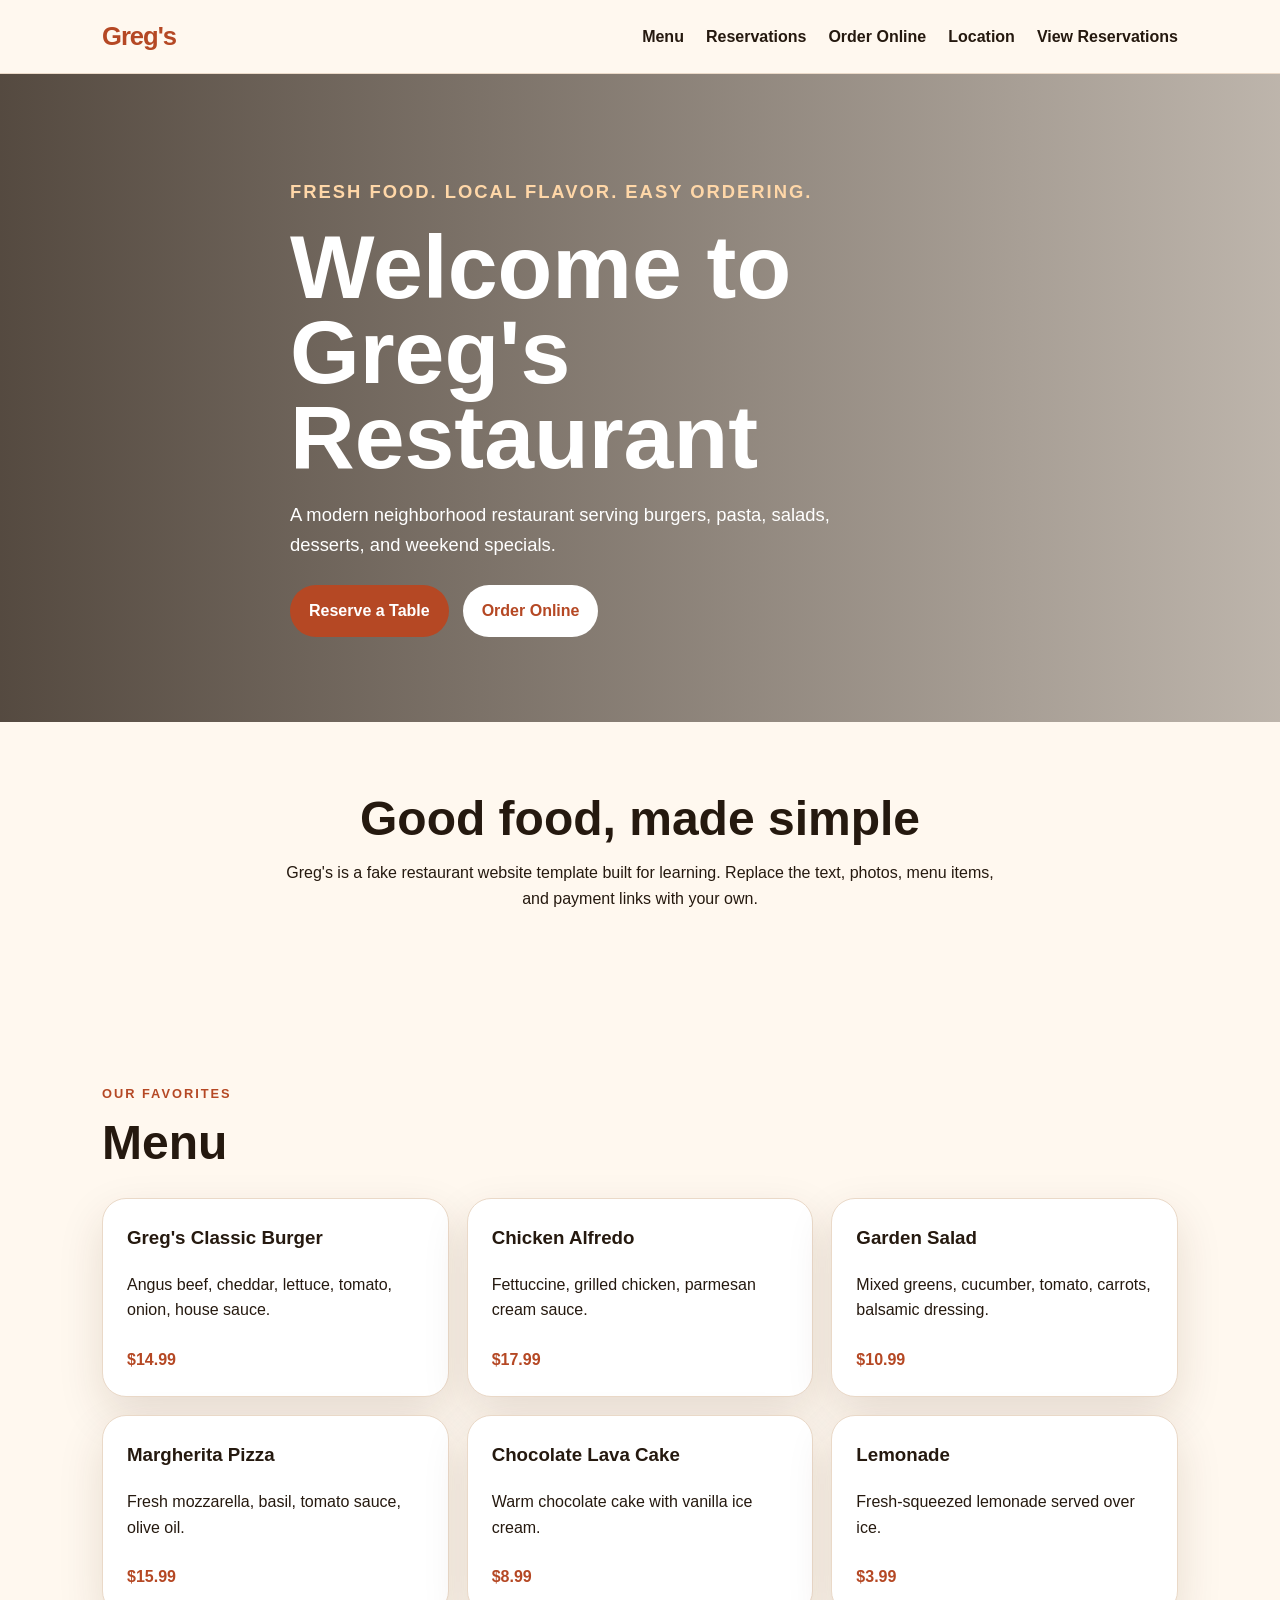
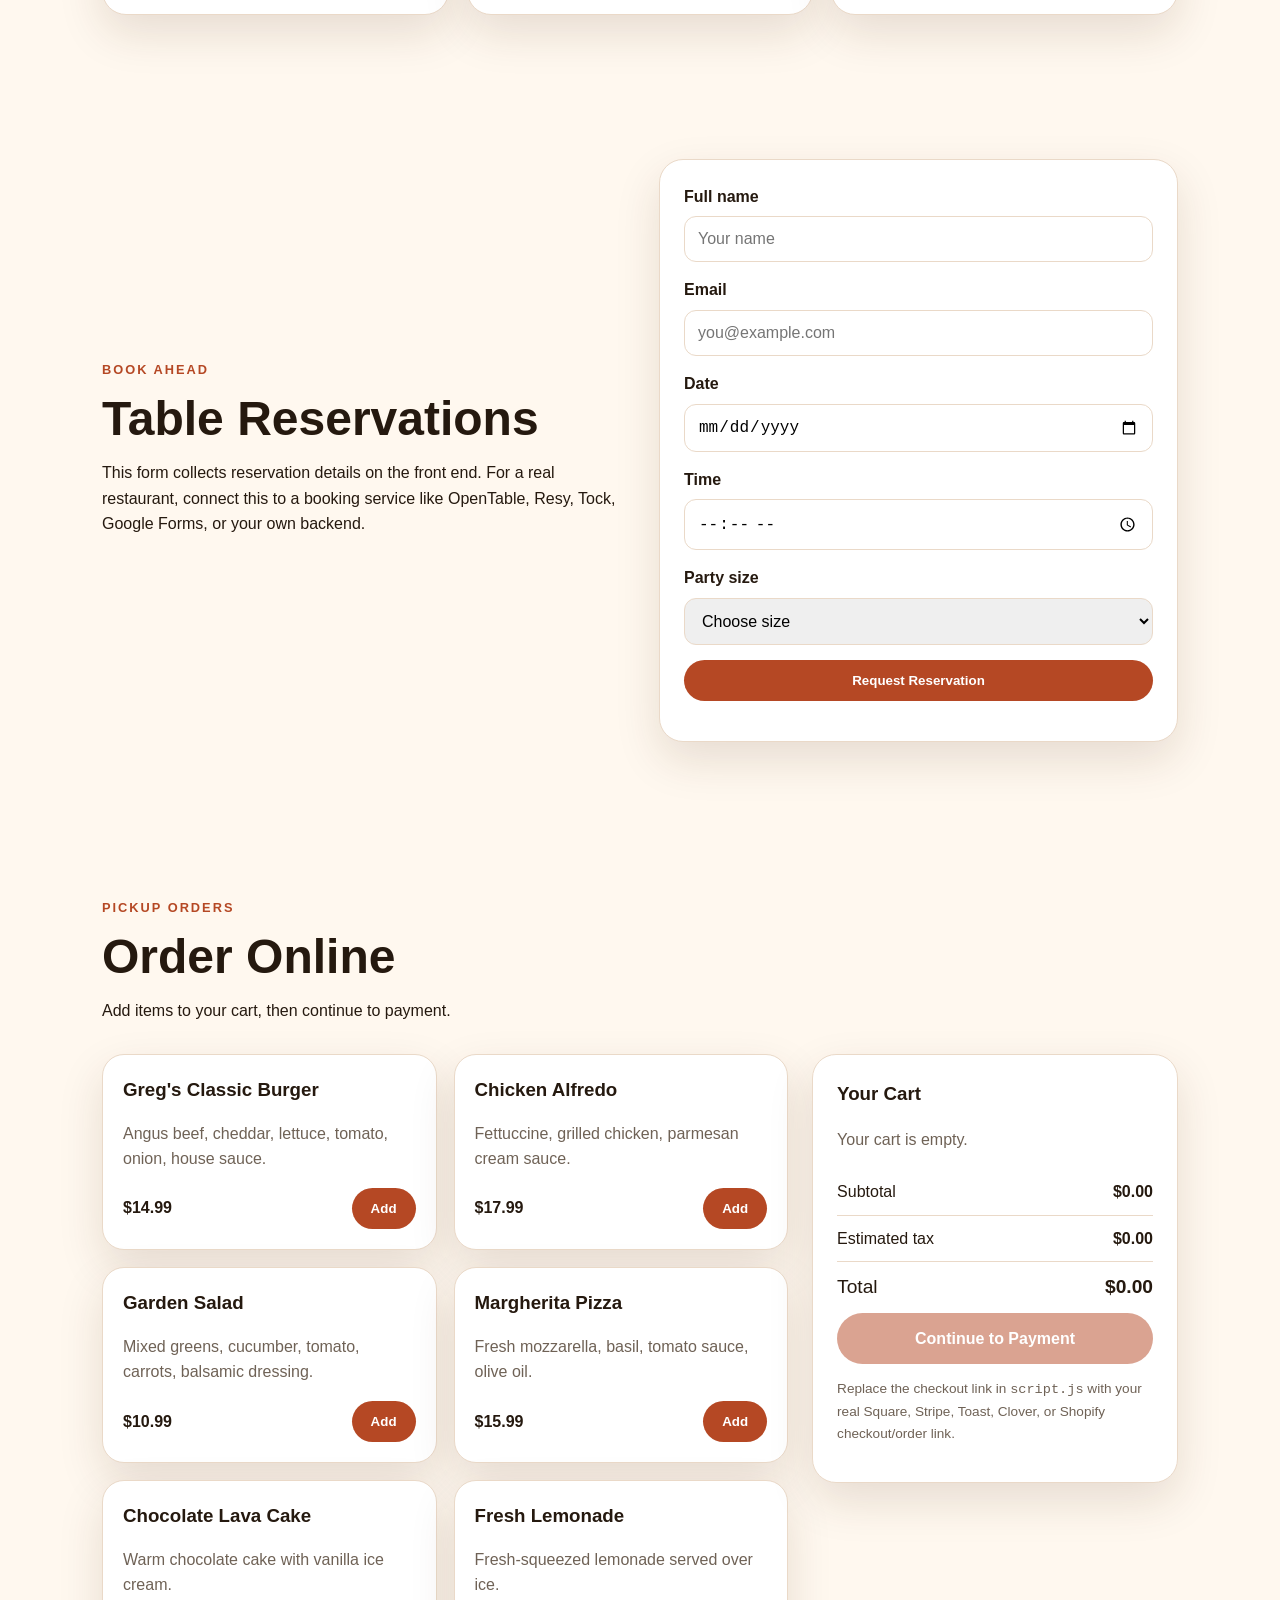
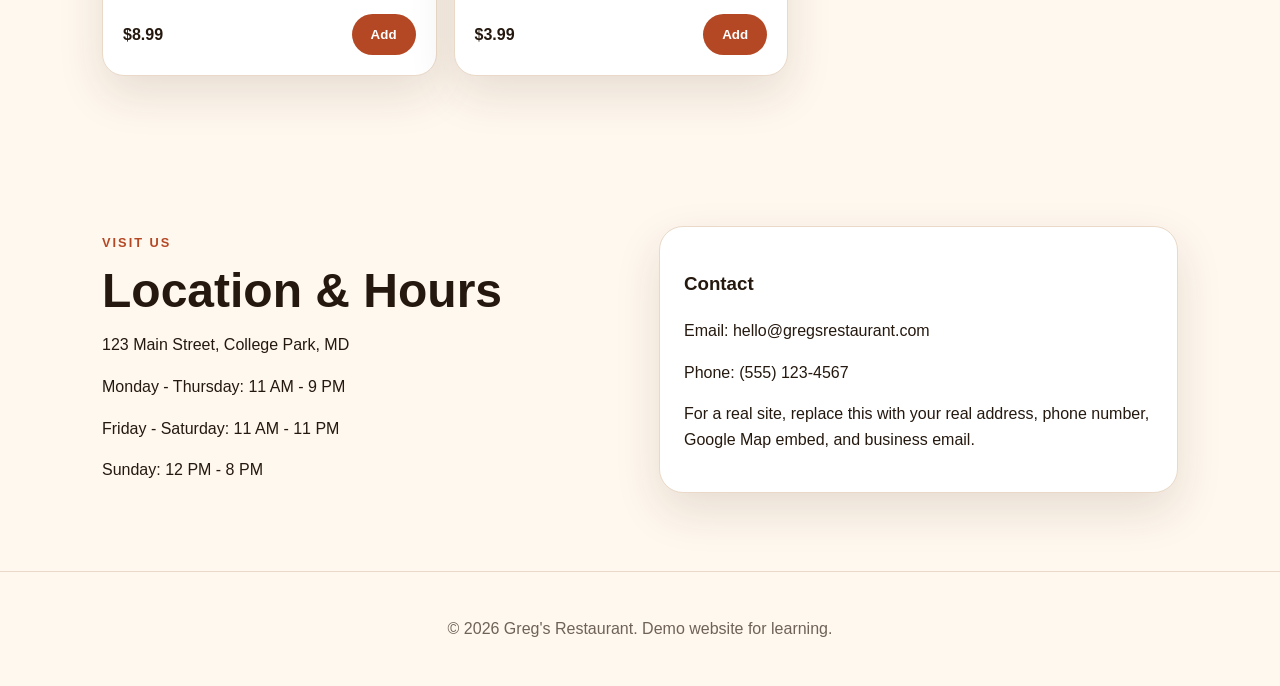
<file: index.html>
<!DOCTYPE html>
<html lang="en">
<head>
  <meta charset="UTF-8" />
  <meta name="viewport" content="width=device-width, initial-scale=1.0" />
  <title>Greg's Restaurant</title>
  <link rel="stylesheet" href="style.css" />
</head>
<body>
  <header class="site-header">
    <nav class="nav">
      <a class="logo" href="#home">Greg's</a>
      <button class="nav-toggle" aria-label="Toggle navigation">☰</button>
      <div class="nav-links">
        <a href="#menu">Menu</a>
        <a href="#reservations">Reservations</a>
        <a href="#order">Order Online</a>
        <a href="#location">Location</a>
        <a href="reservations.html">View Reservations</a>
      </div>
    </nav>
  </header>

  <main>
    <section id="home" class="hero">
      <div class="hero-content">
        <p class="eyebrow">Fresh food. Local flavor. Easy ordering.</p>
        <h1>Welcome to Greg's Restaurant</h1>
        <p>
          A modern neighborhood restaurant serving burgers, pasta, salads,
          desserts, and weekend specials.
        </p>
        <div class="hero-actions">
          <a class="btn primary" href="#reservations">Reserve a Table</a>
          <a class="btn secondary" href="#order">Order Online</a>
        </div>
      </div>
    </section>

    <section class="section intro">
      <h2>Good food, made simple</h2>
      <p>
        Greg's is a fake restaurant website template built for learning.
        Replace the text, photos, menu items, and payment links with your own.
      </p>
    </section>

    <section id="menu" class="section">
      <div class="section-heading">
        <p class="eyebrow">Our favorites</p>
        <h2>Menu</h2>
      </div>

      <div class="menu-grid">
        <article class="menu-card">
          <h3>Greg's Classic Burger</h3>
          <p>Angus beef, cheddar, lettuce, tomato, onion, house sauce.</p>
          <span>$14.99</span>
        </article>
        <article class="menu-card">
          <h3>Chicken Alfredo</h3>
          <p>Fettuccine, grilled chicken, parmesan cream sauce.</p>
          <span>$17.99</span>
        </article>
        <article class="menu-card">
          <h3>Garden Salad</h3>
          <p>Mixed greens, cucumber, tomato, carrots, balsamic dressing.</p>
          <span>$10.99</span>
        </article>
        <article class="menu-card">
          <h3>Margherita Pizza</h3>
          <p>Fresh mozzarella, basil, tomato sauce, olive oil.</p>
          <span>$15.99</span>
        </article>
        <article class="menu-card">
          <h3>Chocolate Lava Cake</h3>
          <p>Warm chocolate cake with vanilla ice cream.</p>
          <span>$8.99</span>
        </article>
        <article class="menu-card">
          <h3>Lemonade</h3>
          <p>Fresh-squeezed lemonade served over ice.</p>
          <span>$3.99</span>
        </article>
      </div>
    </section>

    <section id="reservations" class="section split">
      <div>
        <p class="eyebrow">Book ahead</p>
        <h2>Table Reservations</h2>
        <p>
          This form collects reservation details on the front end. For a real
          restaurant, connect this to a booking service like OpenTable, Resy,
          Tock, Google Forms, or your own backend.
        </p>
      </div>

      <form class="panel" id="reservationForm">
        <label>
          Full name
          <input type="text" id="resName" required placeholder="Your name" />
        </label>

        <label>
          Email
          <input type="email" id="resEmail" required placeholder="you@example.com" />
        </label>

        <label>
          Date
          <input type="date" id="resDate" required />
        </label>

        <label>
          Time
          <input type="time" id="resTime" required />
        </label>

        <label>
          Party size
          <select id="partySize" required>
            <option value="">Choose size</option>
            <option>1</option>
            <option>2</option>
            <option>3</option>
            <option>4</option>
            <option>5</option>
            <option>6</option>
            <option>7+</option>
          </select>
        </label>

        <button class="btn primary full" type="submit">Request Reservation</button>
        <p class="form-message" id="reservationMessage"></p>
      </form>
    </section>

    <section id="order" class="section">
      <div class="section-heading">
        <p class="eyebrow">Pickup orders</p>
        <h2>Order Online</h2>
        <p>Add items to your cart, then continue to payment.</p>
      </div>

      <div class="order-layout">
        <div class="order-items" id="orderItems"></div>

        <aside class="cart panel">
          <h3>Your Cart</h3>
          <div id="cartItems" class="cart-items">
            <p class="muted">Your cart is empty.</p>
          </div>

          <div class="cart-row">
            <span>Subtotal</span>
            <strong id="subtotal">$0.00</strong>
          </div>
          <div class="cart-row">
            <span>Estimated tax</span>
            <strong id="tax">$0.00</strong>
          </div>
          <div class="cart-row total">
            <span>Total</span>
            <strong id="total">$0.00</strong>
          </div>

          <a id="checkoutButton" class="btn primary full disabled" href="#" aria-disabled="true">
            Continue to Payment
          </a>

          <p class="small-note">
            Replace the checkout link in <code>script.js</code> with your real
            Square, Stripe, Toast, Clover, or Shopify checkout/order link.
          </p>
        </aside>
      </div>
    </section>

    <section id="location" class="section split">
      <div>
        <p class="eyebrow">Visit us</p>
        <h2>Location & Hours</h2>
        <p>123 Main Street, College Park, MD</p>
        <p>Monday - Thursday: 11 AM - 9 PM</p>
        <p>Friday - Saturday: 11 AM - 11 PM</p>
        <p>Sunday: 12 PM - 8 PM</p>
      </div>

      <div class="panel">
        <h3>Contact</h3>
        <p>Email: hello@gregsrestaurant.com</p>
        <p>Phone: (555) 123-4567</p>
        <p>
          For a real site, replace this with your real address, phone number,
          Google Map embed, and business email.
        </p>
      </div>
    </section>
  </main>

  <footer class="footer">
    <p>© 2026 Greg's Restaurant. Demo website for learning.</p>
  </footer>

  <script src="script.js"></script>
</body>
</html>
</file>
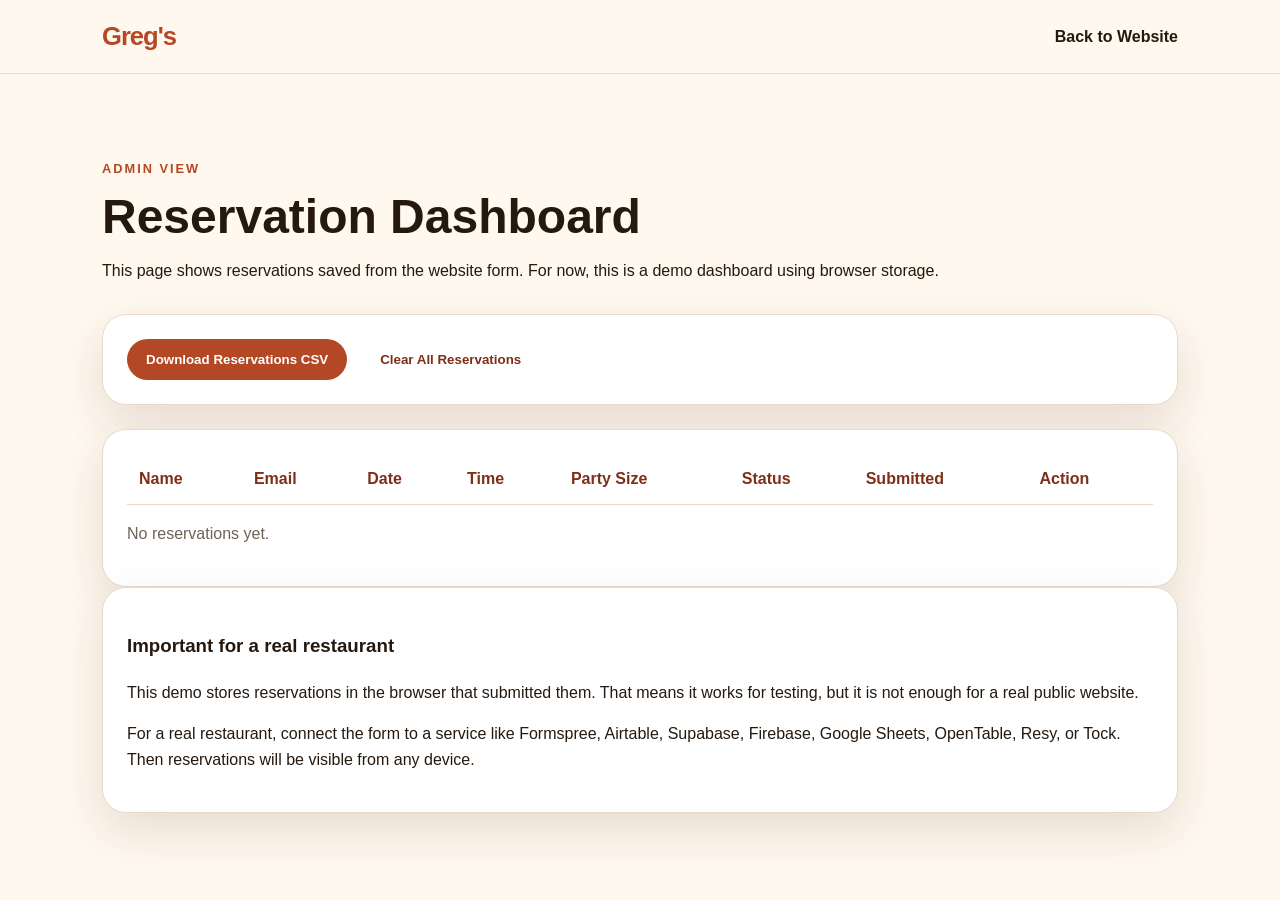
<file: reservations.html>
<!DOCTYPE html>
<html lang="en">
<head>
  <meta charset="UTF-8" />
  <meta name="viewport" content="width=device-width, initial-scale=1.0" />
  <title>Greg's Reservations Dashboard</title>
  <link rel="stylesheet" href="style.css" />
</head>
<body>
  <header class="site-header">
    <nav class="nav">
      <a class="logo" href="index.html">Greg's</a>
      <div class="nav-links always-show">
        <a href="index.html">Back to Website</a>
      </div>
    </nav>
  </header>

  <main class="section">
    <div class="section-heading">
      <p class="eyebrow">Admin view</p>
      <h2>Reservation Dashboard</h2>
      <p>
        This page shows reservations saved from the website form.
        For now, this is a demo dashboard using browser storage.
      </p>
    </div>

    <div class="panel dashboard-actions">
      <button class="btn primary" onclick="exportReservations()">Download Reservations CSV</button>
      <button class="btn secondary danger" onclick="clearReservations()">Clear All Reservations</button>
    </div>

    <div class="panel table-panel">
      <table class="reservations-table">
        <thead>
          <tr>
            <th>Name</th>
            <th>Email</th>
            <th>Date</th>
            <th>Time</th>
            <th>Party Size</th>
            <th>Status</th>
            <th>Submitted</th>
            <th>Action</th>
          </tr>
        </thead>
        <tbody id="reservationRows"></tbody>
      </table>
      <p id="emptyMessage" class="muted"></p>
    </div>

    <section class="panel real-backend-note">
      <h3>Important for a real restaurant</h3>
      <p>
        This demo stores reservations in the browser that submitted them.
        That means it works for testing, but it is not enough for a real public website.
      </p>
      <p>
        For a real restaurant, connect the form to a service like Formspree,
        Airtable, Supabase, Firebase, Google Sheets, OpenTable, Resy, or Tock.
        Then reservations will be visible from any device.
      </p>
    </section>
  </main>

  <script src="reservations.js"></script>
</body>
</html>
</file>
<file: style.css>
* {
  box-sizing: border-box;
}

:root {
  --bg: #fff8ef;
  --text: #25190f;
  --muted: #6f6256;
  --brand: #b54824;
  --brand-dark: #7e2f18;
  --card: #ffffff;
  --border: #ead9c8;
  --shadow: 0 18px 45px rgba(66, 35, 14, 0.13);
}

html {
  scroll-behavior: smooth;
}

body {
  margin: 0;
  font-family: Arial, Helvetica, sans-serif;
  background: var(--bg);
  color: var(--text);
  line-height: 1.6;
}

.site-header {
  position: sticky;
  top: 0;
  z-index: 10;
  background: rgba(255, 248, 239, 0.93);
  backdrop-filter: blur(12px);
  border-bottom: 1px solid var(--border);
}

.nav {
  max-width: 1120px;
  margin: 0 auto;
  padding: 16px 22px;
  display: flex;
  justify-content: space-between;
  align-items: center;
}

.logo {
  color: var(--brand);
  font-weight: 900;
  font-size: 1.6rem;
  text-decoration: none;
  letter-spacing: -1px;
}

.nav-links {
  display: flex;
  gap: 22px;
}

.nav-links a {
  color: var(--text);
  text-decoration: none;
  font-weight: 700;
}

.nav-links a:hover {
  color: var(--brand);
}

.nav-toggle {
  display: none;
  background: none;
  border: none;
  font-size: 1.7rem;
  cursor: pointer;
}

.hero {
  min-height: 72vh;
  display: flex;
  align-items: center;
  background:
    linear-gradient(90deg, rgba(37, 25, 15, 0.78), rgba(37, 25, 15, 0.3)),
    url("https://images.unsplash.com/photo-1555396273-367ea4eb4db5?auto=format&fit=crop&w=1600&q=80");
  background-size: cover;
  background-position: center;
  color: white;
}

.hero-content {
  max-width: 1120px;
  margin: 0 auto;
  padding: 60px 22px;
}

.hero h1 {
  max-width: 700px;
  font-size: clamp(3rem, 7vw, 5.8rem);
  line-height: 0.95;
  margin: 0 0 20px;
}

.hero p {
  max-width: 610px;
  font-size: 1.15rem;
}

.eyebrow {
  text-transform: uppercase;
  letter-spacing: 2px;
  font-size: 0.8rem;
  font-weight: 900;
  color: var(--brand);
}

.hero .eyebrow {
  color: #ffd7a8;
}

.hero-actions {
  display: flex;
  gap: 14px;
  flex-wrap: wrap;
  margin-top: 26px;
}

.btn {
  display: inline-block;
  padding: 13px 19px;
  border-radius: 999px;
  text-decoration: none;
  border: none;
  cursor: pointer;
  font-weight: 900;
  transition: transform 0.15s, opacity 0.15s;
  text-align: center;
}

.btn:hover {
  transform: translateY(-1px);
}

.btn.primary {
  background: var(--brand);
  color: white;
}

.btn.primary:hover {
  background: var(--brand-dark);
}

.btn.secondary {
  background: white;
  color: var(--brand);
}

.btn.full {
  width: 100%;
}

.btn.disabled {
  pointer-events: none;
  opacity: 0.5;
}

.section {
  max-width: 1120px;
  margin: 0 auto;
  padding: 72px 22px;
}

.intro {
  text-align: center;
  max-width: 760px;
}

.intro h2,
.section-heading h2,
.split h2 {
  font-size: clamp(2rem, 4vw, 3rem);
  line-height: 1.05;
  margin: 0 0 14px;
}

.section-heading {
  margin-bottom: 30px;
}

.menu-grid {
  display: grid;
  grid-template-columns: repeat(3, 1fr);
  gap: 18px;
}

.menu-card,
.panel {
  background: var(--card);
  border: 1px solid var(--border);
  border-radius: 24px;
  padding: 24px;
  box-shadow: var(--shadow);
}

.menu-card h3 {
  margin-top: 0;
}

.menu-card span {
  display: inline-block;
  margin-top: 8px;
  color: var(--brand);
  font-weight: 900;
}

.split {
  display: grid;
  grid-template-columns: 1fr 1fr;
  gap: 38px;
  align-items: center;
}

form label {
  display: block;
  margin-bottom: 15px;
  font-weight: 800;
}

input,
select {
  width: 100%;
  margin-top: 7px;
  padding: 13px;
  border: 1px solid var(--border);
  border-radius: 12px;
  font-size: 1rem;
}

.form-message {
  font-weight: 800;
  color: var(--brand-dark);
}

.order-layout {
  display: grid;
  grid-template-columns: 1.5fr 0.8fr;
  gap: 24px;
  align-items: start;
}

.order-items {
  display: grid;
  grid-template-columns: repeat(2, 1fr);
  gap: 17px;
}

.order-card {
  background: var(--card);
  border: 1px solid var(--border);
  border-radius: 22px;
  padding: 20px;
  box-shadow: var(--shadow);
}

.order-card h3 {
  margin: 0;
}

.order-card p {
  color: var(--muted);
}

.order-card-footer {
  display: flex;
  justify-content: space-between;
  align-items: center;
  gap: 12px;
}

.cart {
  position: sticky;
  top: 92px;
}

.cart h3 {
  margin-top: 0;
}

.cart-item,
.cart-row {
  display: flex;
  justify-content: space-between;
  gap: 12px;
  padding: 10px 0;
  border-bottom: 1px solid var(--border);
}

.cart-row.total {
  font-size: 1.2rem;
  border-bottom: none;
}

.muted {
  color: var(--muted);
}

.small-note {
  color: var(--muted);
  font-size: 0.85rem;
}

.footer {
  text-align: center;
  padding: 28px 22px;
  border-top: 1px solid var(--border);
  color: var(--muted);
}

@media (max-width: 820px) {
  .nav-toggle {
    display: block;
  }

  .nav-links {
    display: none;
    position: absolute;
    top: 66px;
    left: 0;
    right: 0;
    background: var(--bg);
    padding: 20px;
    border-bottom: 1px solid var(--border);
    flex-direction: column;
  }

  .nav-links.open {
    display: flex;
  }

  .menu-grid,
  .split,
  .order-layout,
  .order-items {
    grid-template-columns: 1fr;
  }

  .cart {
    position: static;
  }
}


.always-show {
  display: flex;
}

.dashboard-actions {
  display: flex;
  gap: 14px;
  flex-wrap: wrap;
  margin-bottom: 24px;
}

.table-panel {
  overflow-x: auto;
}

.reservations-table {
  width: 100%;
  border-collapse: collapse;
  min-width: 850px;
}

.reservations-table th,
.reservations-table td {
  text-align: left;
  padding: 12px;
  border-bottom: 1px solid var(--border);
}

.reservations-table th {
  color: var(--brand-dark);
}

.reservations-table button {
  margin: 2px;
  padding: 7px 10px;
  border-radius: 8px;
  border: 1px solid var(--border);
  cursor: pointer;
}

.btn.danger {
  color: var(--brand-dark);
}
</file>
